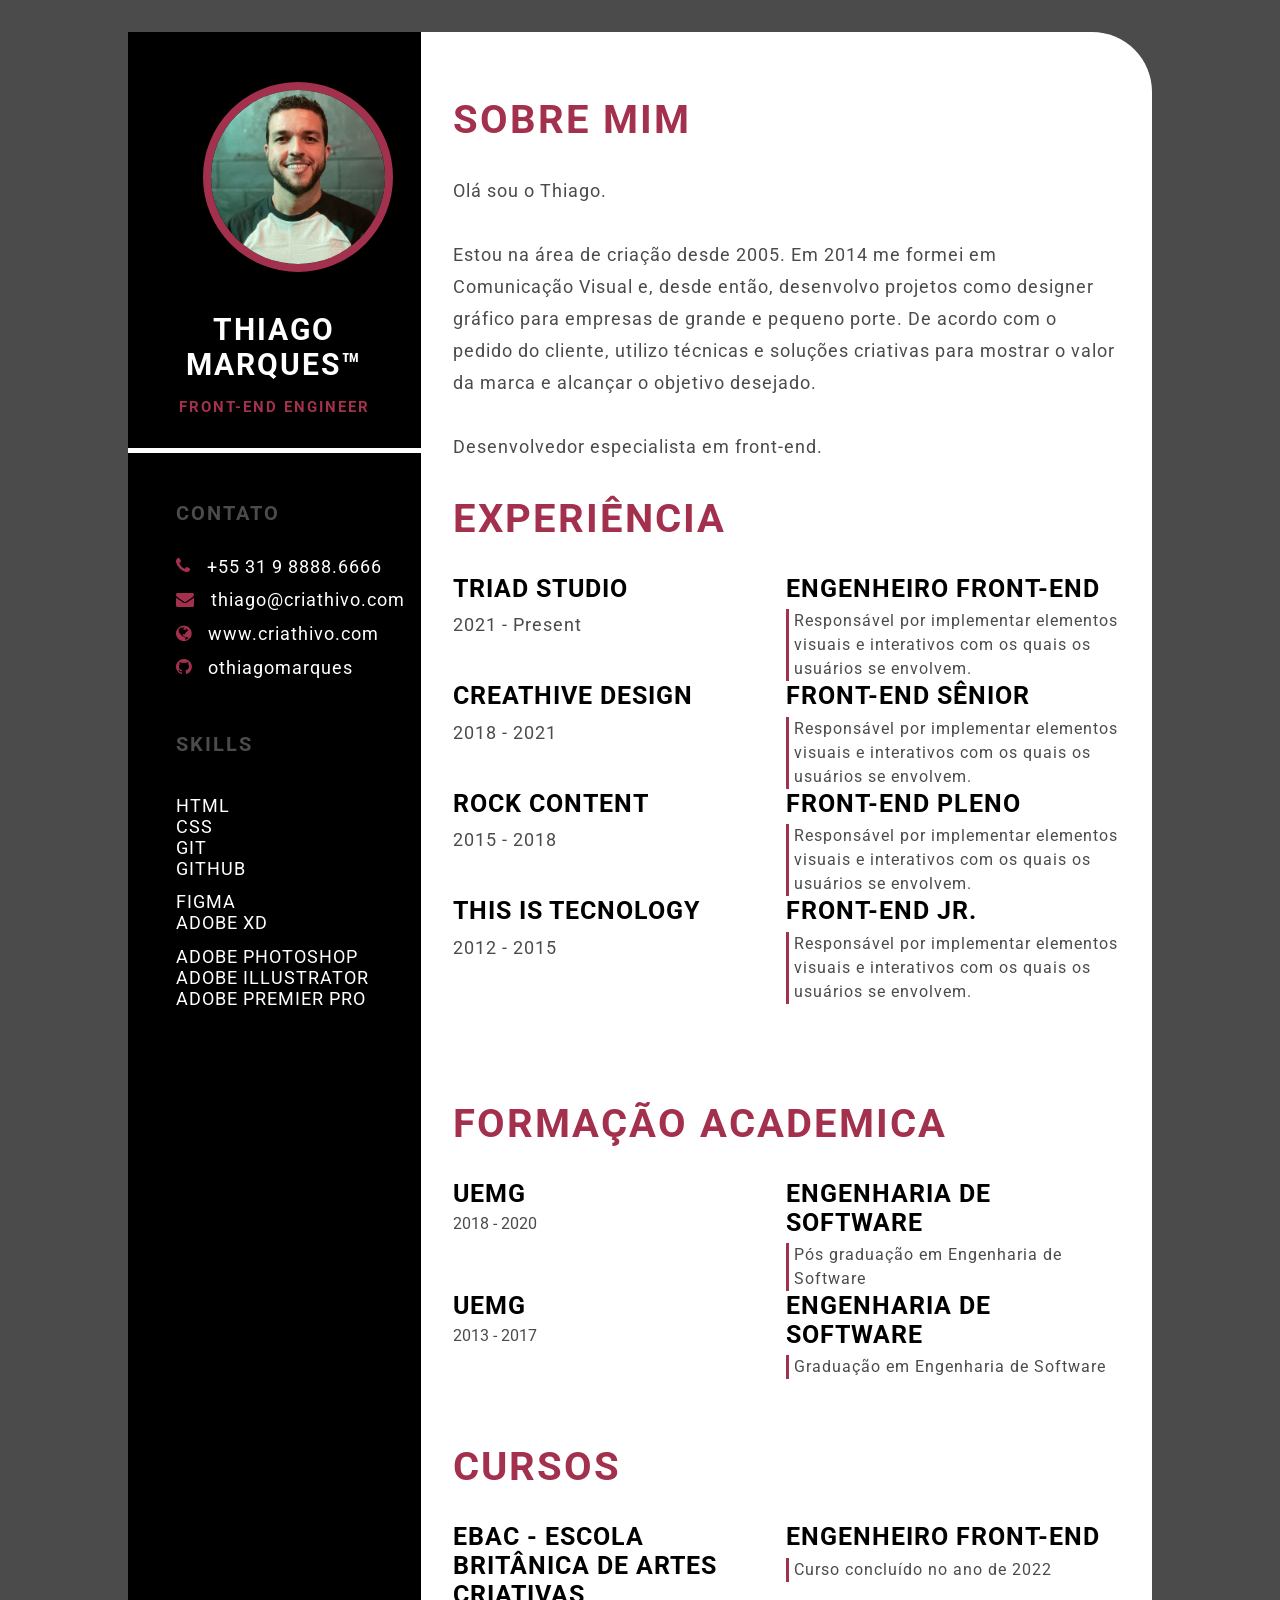
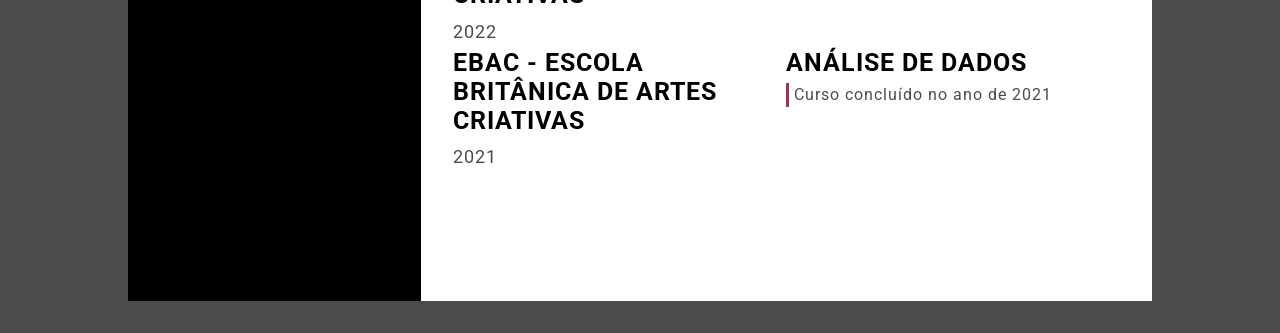
<file: index.html>
<!DOCTYPE html>
<html lang="en">
<head>
    <meta charset="UTF-8">
    <meta http-equiv="X-UA-Compatible" content="IE=edge">
    <meta name="viewport" content="width=device-width, initial-scale=1.0">
    <title>Thiago Marques™</title>

    <!-- Google font  -->
    <link rel="preconnect" href="https://fonts.googleapis.com">
    <link rel="preconnect" href="https://fonts.gstatic.com" crossorigin>
    <link href="https://fonts.googleapis.com/css2?family=Roboto:ital,wght@0,100;0,300;0,400;0,700;1,100;1,300;1,400;1,700&display=swap" rel="stylesheet">

    <!-- font-awesome -->
    <link rel="stylesheet" href="https://cdnjs.cloudflare.com/ajax/libs/font-awesome/4.7.0/css/font-awesome.min.css">

    <!-- Custom CSS -->
    <link rel="stylesheet" href="style.css">
</head>
<body>
    <main class="resume-contents">
        <section class="left-section">
            <section calss="left-section-contents">
                <div class="profile">
                    <img class="profile-image" src="img/profile-image.jpg" alt="Profile image">
                    <p class="name">Thiago Marques™</p>
                    <p class="profession">Front-end Engineer</p>
                </div>
                <div class="contact-info">
                    <p class="left-title">Contato</p>
                    <ul>
                        <li><i class="fa fa-phone"></i>+55 31 9 8888.6666</li>
                        <li><i class="fa fa-envelope"></i>thiago@criathivo.com</li>
                        <li><i class="fa fa-globe"></i>www.criathivo.com</li>
                        <li><i class="fa fa-github"></i>othiagomarques</li>
                    </ul>
                </div>
                <div class="skills">
                    <p class="left-title">Skills</p>
                    <ul>
                        <li>
                            <p>HTML
                                <br>CSS
                                <br>Git
                                <br>GitHub</p>
                        </li>
                        <li>
                            <p>Figma
                                <br>Adobe Xd</p>
                        </li>
                        <li>
                            <p>Adobe Photoshop
                                <br>Adobe Illustrator
                                <br>Adobe Premier Pro</p>
                        </li>
                        <ul>
                </div>
            </section>
        </section>

        <section class="right-section">
            <div class="right-section-contents">
                <section class="about gap">
                    <div class="right-title">Sobre Mim</div>
                    <p class="about-me-contents">
                Olá sou o Thiago.<br>
                <br> Estou na área de criação desde 2005. Em 2014 me
                formei em Comunicação Visual e, desde então, desenvolvo projetos como designer
                gráfico para empresas de grande e pequeno porte. De acordo com o pedido do
                cliente, utilizo técnicas e soluções criativas para mostrar o valor da marca e alcançar
                o objetivo desejado.
                <br>
                <br>
                Desenvolvedor especialista em front-end.  
            </p>
            <section class="experience gap">
                <div class="right-title">Experiência</div>
                <div class="experience-contents">
                    <div class="exp-left">
                        <p class="exp-company-name">Triad Studio</p>
                        <p class="exp-time-period">2021 - Present</p>
                    </div>
                    <div class="exp-right">
                        <p class="exp-position">Engenheiro Front-end</p>
                        <p class="exp-desc">
                            Responsável por implementar elementos visuais e interativos com os quais os usuários se
                            envolvem.
                        </p>
                    </div>
                    <div class="exp-left">
                        <p class="exp-company-name">Creathive Design</p>
                        <p class="exp-time-period">2018 - 2021</p>
                    </div>
                    <div class="exp-right">
                        <p class="exp-position">Front-end Sênior</p>
                        <p class="exp-desc">
                            Responsável por implementar elementos visuais e interativos com os quais os usuários se
                            envolvem.
                        </p>
                    </div>
                    <div class="exp-left">
                        <p class="exp-company-name">Rock Content</p>
                        <p class="exp-time-period">2015 - 2018</p>
                    </div>
                    <div class="exp-right">
                        <p class="exp-position">Front-end Pleno</p>
                        <p class="exp-desc">
                            Responsável por implementar elementos visuais e interativos com os quais os usuários se
                            envolvem.
                        </p>
                    </div>
                    <div class="exp-left">
                        <p class="exp-company-name">This is Tecnology</p>
                        <p class="exp-time-period">2012 - 2015</p>
                    </div>
                    <div class="exp-right">
                        <p class="exp-position">Front-end Jr.</p>
                        <p class="exp-desc">
                            Responsável por implementar elementos visuais e interativos com os quais os usuários se
                            envolvem.
                        </p>
                    </div>
                </div>
            </section class="education gap">
                <div class="right-title">Formação Academica</div>
                <div class="education-contents">
                    <div class="education-left">
                        <p class="education-school-name">UEMG</p>
                        <p class="education-time-period">2018 - 2020</p>              
                    </div>
                    <div class="education-right">
                        <p class="education-subject">Engenharia de Software</p>
                        <p class="education-desc">
                            Pós graduação em Engenharia de Software
                        </p>
                    </div>
                    <div class="education-left">
                        <p class="education-school-name">UEMG</p>
                        <p class="education-time-period">2013 - 2017</p>              
                    </div>
                    <div class="education-right">
                        <p class="education-subject">Engenharia de Software</p>
                        <p class="education-desc">
                            Graduação em Engenharia de Software
                        </p>
                    </div>
                </div>
            <section class="awards gap">
                <div class="right-title">Cursos</div>
                <div class="awards-contents">
                    <div class="awards-left">
                    <p class="awards-company-name">EBAC - Escola Britânica de Artes Criativas</p>
                    <p class="awards-time-period">2022</p>
                </div>
                <div class="awards-right">
                    <p class="awards-name">Engenheiro Front-end</p>
                    <p class="awards-desc">
                        Curso concluído no ano de 2022
                    </p>
                </div>
                <div class="awards-left">
                    <p class="awards-company-name">EBAC - Escola Britânica de Artes Criativas</p>
                    <p class="awards-time-period">2021</p>
                </div>
                <div class="awards-right">
                    <p class="awards-name">Análise de Dados</p>
                    <p class="awards-desc">
                        Curso concluído no ano de 2021
                    </p>
                </div>
                </div>
            <section>
            </div>
        </section>
    </main>
</body>

</html>
</file>
<file: style.css>
* {
    margin: 0;
    padding: 0;
    box-sizing: border-box;
    list-style: none;
    font-family: 'Roboto', sans-serif;
}

body {
    background-color: #4B4B4C;
}

.resume-contents {
    min-height: 100vh;
    width: 80%;
    margin: 2rem auto;
    display: grid;
    grid-template-columns: repeat(7, 1fr);
}

.left-section {
    grid-column: span 2;
    height: 100%;
    background-color: #000000;
}

.right-section {
    grid-column: span 5;
    height: 100%;
    background-color: #ffffff;
    border-radius: 0px 60px 0px 0px;
}

.left-section-content{
    padding: 2rem 2rem;
}

.profile {
    width: 100%;
    border-bottom: 5px solid #ffffff;
}

.profile .profile-image {
    margin-left: 75px;
    margin-right: 25px;
    margin-bottom: 20px;
    margin-top: 50px;
    width: 65%;
    border-radius: 50%;
    border: 8px solid #A3314E;
}

.name {
    color: #ffffff;
    font-size: 30px;
    letter-spacing: 2px;
    text-transform: uppercase;
    text-align: center;
    font-weight: bold;
    padding: 1rem 0;
}

.profession {
    color: #A3314E;
    font-size: 15px;
    text-transform: uppercase;
    text-align: center;
    letter-spacing: 2px;
    font-weight: bold;
    padding-bottom: 2rem;
}

/* .contact-info { border-bottom: 2px solid #1B2631; } */
.left-title {
    color: #4B4B4C;
    font-size: 20px;
    letter-spacing: 2px;
    text-transform: uppercase;
    font-weight: bold;
    display: flex;
    align-items: center;
    padding-top: 3rem;
    padding-left: 3rem;
}

.contact-info ul {
    padding-top: 1.5rem;
    padding-left: 3rem;
}

.contact-info ul li,
.references ul li {
    padding: .4rem 0;
    display: flex;
    align-items: center;
    color: #ffffff;
    letter-spacing: 1px;
    font-size: 18px;
}

.contact-info ul li i,
.references ul li i {
    padding-right: 1rem;
    font-size: 18px;
    color: #A3314E;
}

.skills ul {
    padding-top: 2rem;
}
.skills ul li p {
    padding: .4rem 0;
    padding-left: 3rem;
    color: #ffffff;
    font-size: 18px;
    letter-spacing: 1px;
    display: flex;
    align-items: center;
    text-transform: uppercase;
}

.referance-name {
    padding-top: 1.5rem;
    padding-bottom: .4rem;
    font-size: 18px;
    color: #000000;
    letter-spacing: 1px;
    text-transform: uppercase;
}

.referance-profession {
    font-size: 16px;
    color: #d6dbdfaf;
    letter-spacing: 1px;
    /* text-transform: uppercase; */
    padding-bottom: .4rem;
}


.right-section-contents {
    padding: 2rem 2rem;
}

.right-title {
    color: #A3314E;
    font-size: 40px;
    letter-spacing: 2px;
    text-transform: uppercase;
    font-weight: bold;
    display: flex;
    align-items: center;
    padding: 2rem 0;
    position: relative;
}

.gap {
    padding-bottom: 2rem;
}
.about-me-contents {
    font-size: 18px;
    letter-spacing: 1px;
    line-height: 2rem;
    color: #4B4B4C;
}

.experience-contents,
.education-contents,
.awards-contents {
    display: grid;
    grid-template-columns: repeat(2, 1fr);
    padding-bottom: 2rem;
    color: #4B4B4C;
}

.exp-company-name,
.education-school-name,
.awards-company-name {
    font-size: 25px;
    font-weight: bold;
    text-transform: uppercase;
    letter-spacing: 1px;
    color: #000000;
    padding-bottom: .4rem;
}

.exp-time-period,
.educationp-time-period,
.awards-time-period {
    font-size: 18px;
    letter-spacing: 1px;
    line-height: 2rem;
}

.exp-position,
.education-subject,
.awards-name {
    font-size: 25px;
    font-weight: bold;
    text-transform: uppercase;
    letter-spacing: 1px;
    color: #000000;
    padding-bottom: .4rem;
}

.exp-desc,
.education-desc,
.awards-desc {
    font-size: 16px;
    letter-spacing: 1px;
    line-height: 1.5rem;
    border-left: 3px solid #A3314E;
    padding-left: 5px;
}

/* Media queries */
@media screen and (max-width:780px) {
    .experience-contents,
    .education-contents,
    .awards-contents {
        grid-template-columns: repeat(1, 1fr);
    }
}

@media screen and (max-width:780px) {
    .left-section {
        grid-column: span 3;
    }
    
    .right-section {
        grid-column: span 4;
    }
    
}

@media screen and (max-width:1200px) {
    .resume-contents {
        grid-template-columns: repeat(1, 1fr);
    }
}

@media screen and (max-width:390px) {
    .resume-contents {
        width: 100%;
        margin: 0 auto;
    }

    .name {
        font-size: 20px;
    }

    .profession {
        font-size: 18px;
    }

    .left-title {
        font-size: 18px;
    }

    .right-title {
        font-size: 18px;
    }

    .contact-info ul li,
    .references ul li {
        font-size: 12px;
    }

    .contact-info ul li i,
    .references ul li i {
        /* padding-right: 1rem; */
        font-size: 12px;
    }

    .skills ul li p {
        font-size: 12px;
    }

    .about-me-contents {
        font-size: 16px;
        line-height: 1.5rem;
    }

    .exp-company-name,
    .education-school-name,
    .awards-company-name {
        font-size: 18px;
    }

    .exp-time-period,
    .educationp-time-period,
    .awards-time-period {
        font-size: 16px;
    }

    .exp-position,
    .education-subject,
    .awards-name {
        font-size: 18px;
    }
}
</file>
